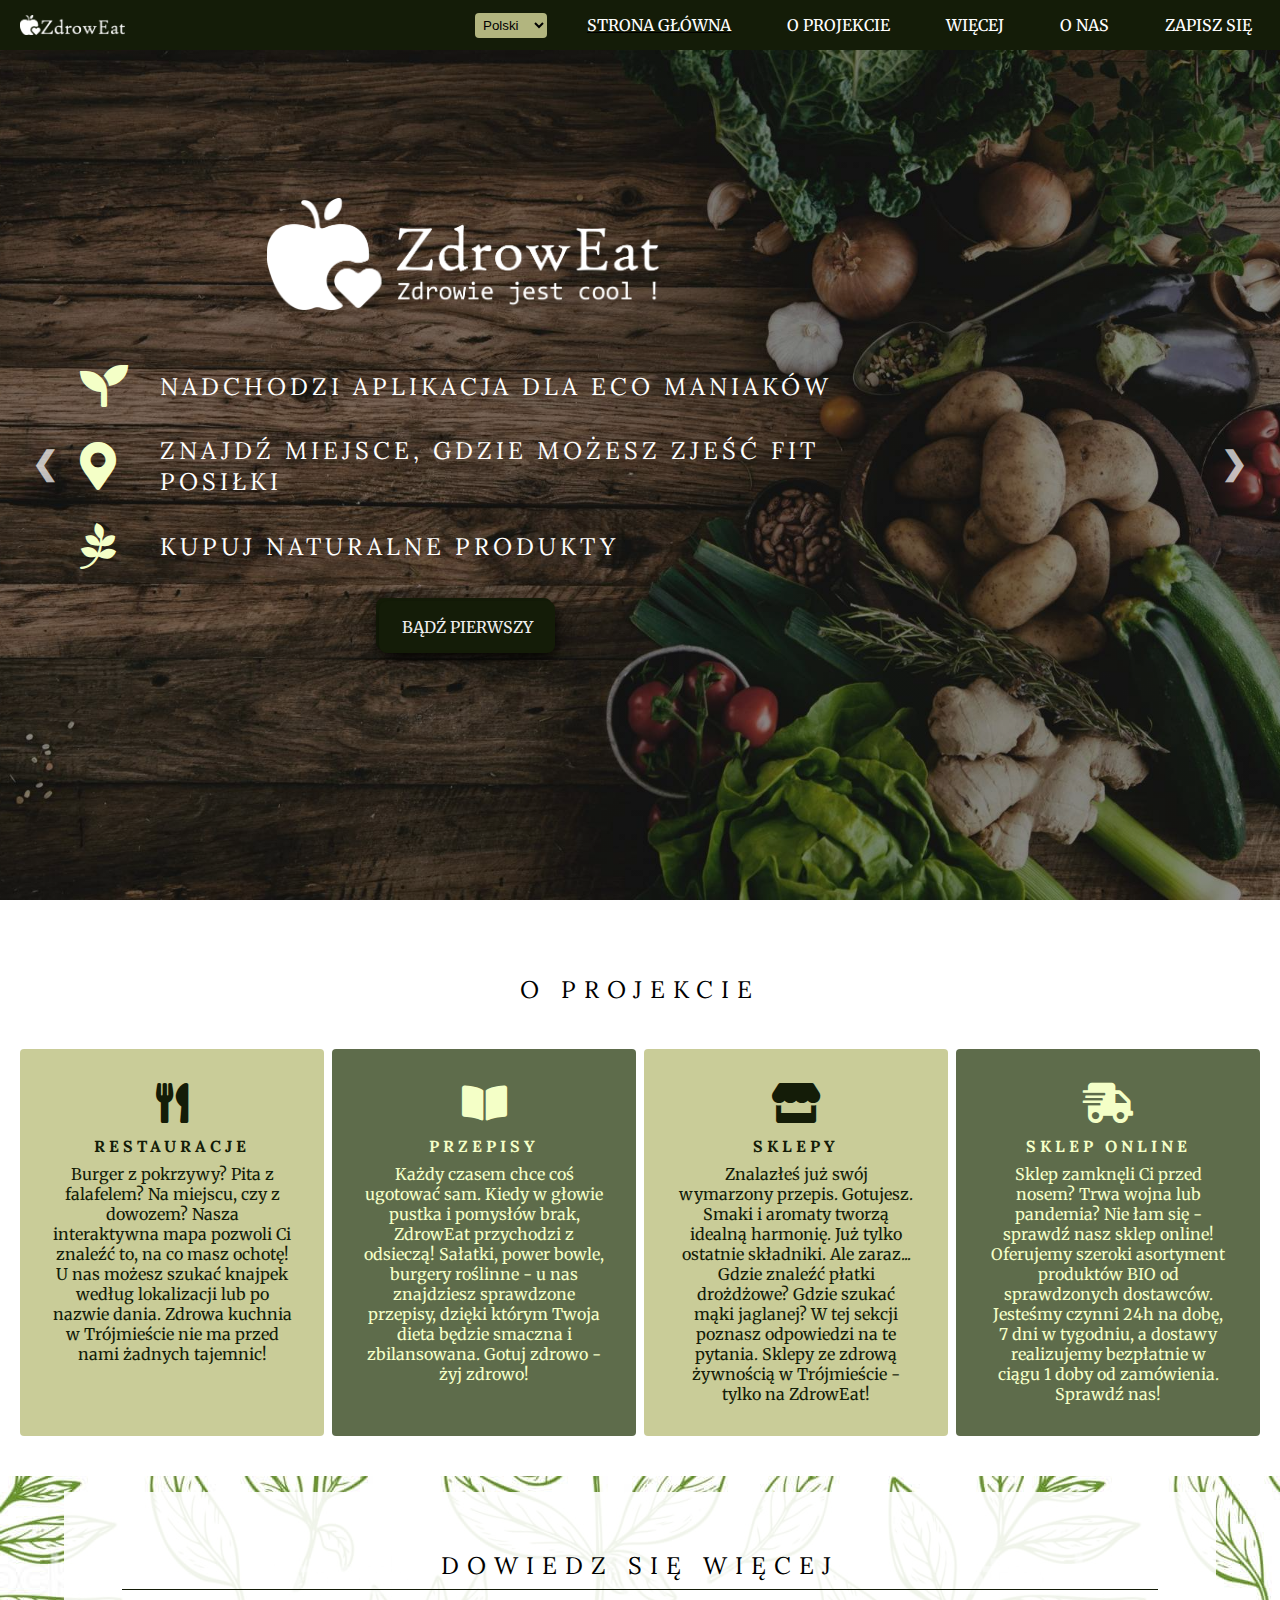
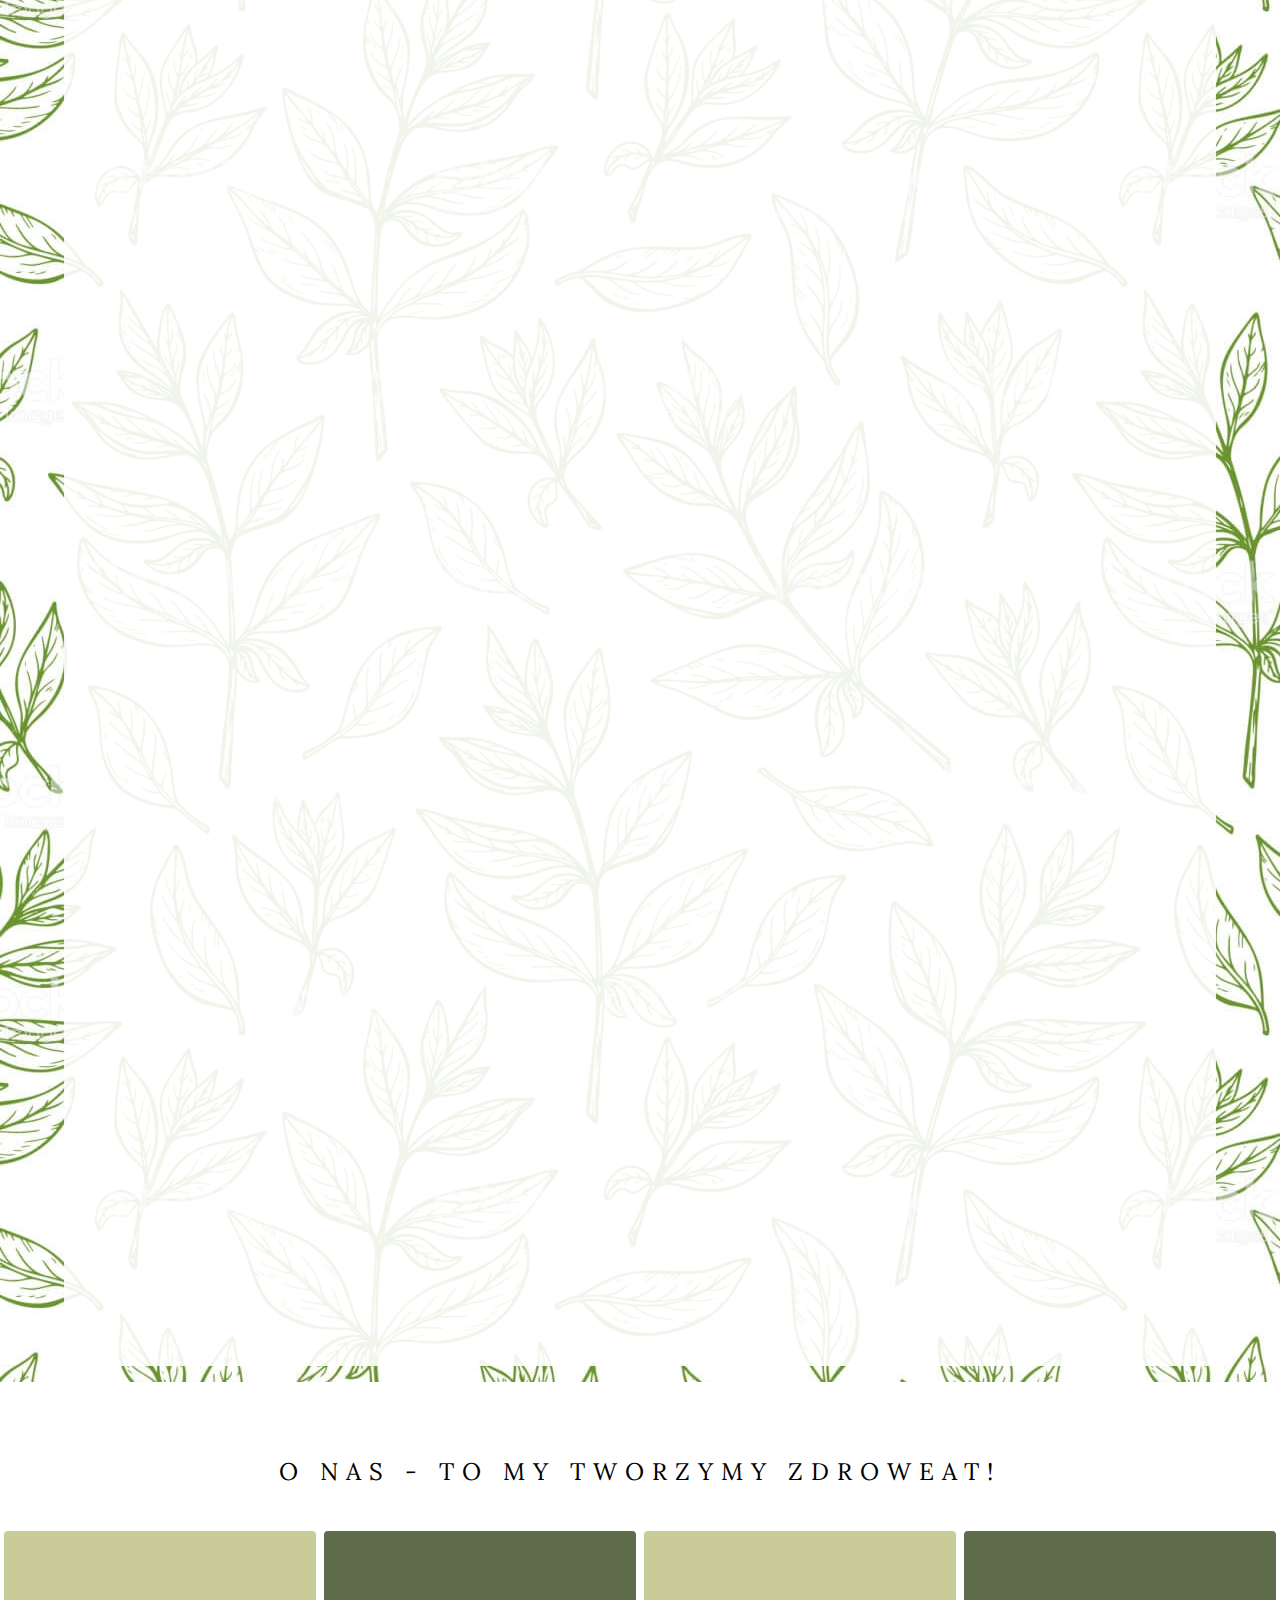
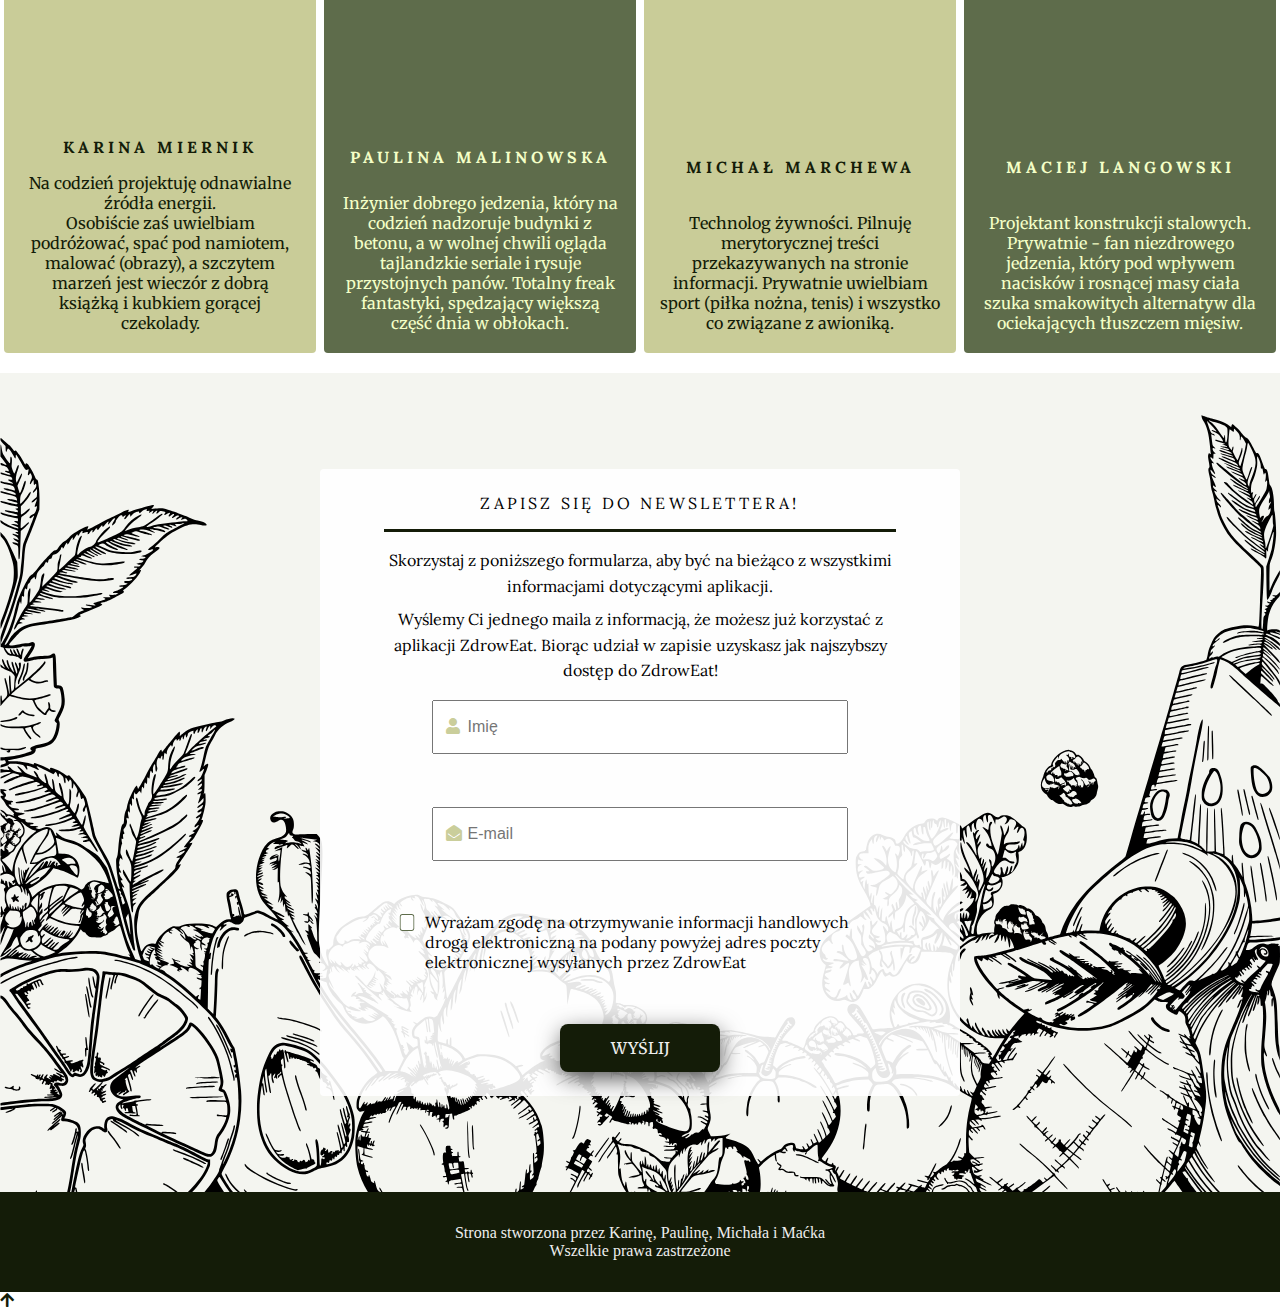
<file: index.html>
<!DOCTYPE html>
<html lang="pl">

<head>
  <meta charset="UTF-8" />
  <meta name="viewport" content="width=device-width, initial-scale=1.0" />
  <meta name="description" content="Zdrowie jest cool. Z nami zjesz smacznie, zdrowo i niestandardowo" />
  <link rel="stylesheet" href="css/main.css" />
  <link rel="stylesheet" href="css/tablet.css" />
  <link rel="stylesheet" href="css/screen.css" />
  <link rel="stylesheet" href="css/variables.css" />
  <link rel="stylesheet" href="fontawesome/css/all.css" />
  <link href="https://fonts.googleapis.com/css?family=Lora&display=swap" rel="stylesheet" />
  <link href="https://fonts.googleapis.com/css?family=Merriweather&display=swap" rel="stylesheet" />
  <link href="https://unpkg.com/aos@2.3.1/dist/aos.css" rel="stylesheet" />
  <script src="https://unpkg.com/aos@2.3.1/dist/aos.js"></script>
  <title>Zdroweat</title>
</head>

<body>
  <nav class="menu">
    <input class="menu__btn" type="checkbox" id="menu__btn" />
    <div class="menu__wrap">
      <div>
        <label class="menu__icon" for="menu__btn">
          <span class="nav__icon"></span>
        </label>
      </div>
      <div class="menu__image ">
        <a href="#start"><img class="menu--hidden" src="Identyfikacja/logo_menu.png" alt="logo zdrowEat" class=""></a>
      </div>
    </div>
    <ul class="menu__list">
      <select class="menu__select" id="mbPOCControlsLangDrop"></select>

      <li class="menu__item menu--home">
        <a href="#start" class="link" data-mlr-text>STRONA GŁÓWNA</a>
      </li>
      <li class="menu__item menu--about">
        <a href="#info" class="link" data-mlr-text>O PROJEKCIE</a>
      </li>
      <li class="menu__item menu--more">
        <a href="#more" class="link" data-mlr-text>WIĘCEJ</a>
      </li>
      <li class="menu__item menu--us">
        <a href="#about" class="link" data-mlr-text>O NAS</a>
      </li>
      <li class="menu__item menu--sign-in">
        <a href="#news" class="link" data-mlr-text>ZAPISZ SIĘ</a>
      </li>
    </ul>
  </nav>

  <!------------------ HERO -------------------------->
  <div class="hero__wrapper" id="start">
    <div class="hero__background slide"></div>
    <div class="hero__background slide--1 slide none"></div>
    <div class="hero__background slide--2 slide none"></div>


    <header class="hero">
      <article class="hero__content">
        <div class="hero__logo">
          <img class="logo" src="./Identyfikacja/logo_1.png" alt="" />
        </div>
        <!-- --HASLA-- -->
        <div class="hero__intro">
          <div class="hero__prompt">
            <div class="hero__icon">
              <i class="h--icon fas fa-seedling"></i>
            </div>
            <h1 data-mlr-text>Nadchodzi aplikacja dla Eco Maniaków</h1>
          </div>
          <div class="hero__prompt">
            <div class="hero__icon">
              <i class="h--icon fas fa-map-marker-alt"></i>
            </div>
            <h1 data-mlr-text>Znajdź miejsce, gdzie możesz zjeść fit posiłki</h1>
          </div>
          <div class="hero__prompt">
            <div class="hero__icon">
              <i class="h--icon fab fa-pagelines"></i>
            </div>
            <h1 data-mlr-text>Kupuj naturalne produkty</h1>
          </div>
        </div>

        <!------ Zapis na premiere ---------------------->
        <div class="hero__button section">
          <button type="button" class="hero__button">
            <a href="#news" class="link__button" data-mlr-text>Bądź pierwszy</a>
          </button>
        </div>
      </article>

      <!-- Next and previous buttons -->
      <a class="arrow prev">&#10094;</a>
      <a class="arrow next">&#10095;</a>
    </header>
  </div>


  <!------------------ INFO -------------------------->
  <div class="container" id="container">
    <section class="info" id="info">
      <div class="info__title">
        <header class="title" data-mlr-text>O PROJEKCIE</header>
      </div>
      <div class="info__item info--1">
        <div class="info__icon icon--1">
          <i class="fas fa-utensils"></i>
        </div>
        <div class="info__header" data-mlr-text>
          RESTAURACJE
        </div>
        <p data-mlr-text>
          Burger z pokrzywy? Pita z falafelem? Na miejscu, czy z dowozem?
          Nasza interaktywna mapa pozwoli Ci znaleźć to, na co masz ochotę! U
          nas możesz szukać knajpek według lokalizacji lub po nazwie dania.
          Zdrowa kuchnia w Trójmieście nie ma przed nami żadnych
          tajemnic!
        </p>
      </div>
      <div class="info__item info--2">
        <div class="info__icon icon--2">
          <i class="fas fa-book-open"></i>
        </div>
        <div class="info__header" data-mlr-text>
          PRZEPISY
        </div>
        <p data-mlr-text>
          Każdy czasem chce coś ugotować sam. Kiedy w głowie pustka i pomysłów
          brak, ZdrowEat przychodzi z odsieczą! Sałatki, power bowle, burgery
          roślinne - u nas znajdziesz sprawdzone przepisy, dzięki którym Twoja
          dieta będzie smaczna i zbilansowana.
          Gotuj zdrowo - żyj zdrowo!
        </p>
      </div>
      <div class="info__item info--3">
        <div class="info__icon icon--3">
          <i class="fas fa-store"></i>
        </div>
        <div class="info__header" data-mlr-text>
          SKLEPY
        </div>
        <p data-mlr-text>
          Znalazłeś już swój wymarzony przepis. Gotujesz. Smaki i aromaty
          tworzą idealną harmonię. Już tylko ostatnie składniki. Ale zaraz...
          Gdzie znaleźć płatki drożdżowe? Gdzie szukać mąki jaglanej?
          W tej sekcji poznasz odpowiedzi na te pytania.
          Sklepy ze zdrową żywnością w Trójmieście - tylko na ZdrowEat!
        </p>
      </div>
      <div class="info__item info--4">
        <div class="info__icon icon--4">
          <i class="fas fa-shipping-fast"></i>
        </div>
        <div class="info__header header--4" data-mlr-text>
          SKLEP ONLINE
        </div>
        <p data-mlr-text>
          Sklep zamknęli Ci przed nosem? Trwa wojna lub pandemia? Nie łam się
          - sprawdź nasz sklep online! Oferujemy szeroki asortyment produktów
          BIO od sprawdzonych dostawców. Jesteśmy czynni 24h na dobę, 7 dni w
          tygodniu, a dostawy realizujemy bezpłatnie w ciągu 1 doby od
          zamówienia.
          Sprawdź nas!
        </p>
      </div>
    </section>

    <!--------------------MORE INFO -------------------------->
    <section class="moreInfo" id="more">
      <div class="moreInfo__wrapper">
        <div class="moreInfo__title" data-mlr-text>Dowiedz się więcej</div>
        <div class="moreInfoBox">
          <div data-aos="fade-right">
            <div class="moreInfo__icon moreIcon--1">
              <i class="fas fa-piggy-bank"></i>
            </div>
            <div class="moreInfo__header" data-mlr-text>
              Promocje
            </div>
            <p data-mlr-text>
              Koniec z wymówkami, że jak zdrowo to zaraz drogo! Tylko u nas
              możesz zdobyć atrakcyjne kody rabatowe do restauracji jak
              również do sklepów ze zdrową żywnością.
            </p>
            <p data-mlr-text>
              Mało tego - jeśli zapiszesz się na nasz Newsletter otrzymasz na
              start 10% rabatu na nasz asortyment!
            </p>
            <p data-mlr-text>Nie przegap takiej okazji!</p>
          </div>
        </div>
        <div class="moreInfoBox">
          <div data-aos="fade-left">
            <div class="moreInfo__icon moreIcon--2">
              <i class="fas fa-shopping-bag"></i>
            </div>
            <div class="moreInfo__header" data-mlr-text>
              Kupuj lokalnie
            </div>
            <p data-mlr-text>
              Masz dosyć przetworzonej żywności? Po powrocie ze sklepu nie
              dają Ci spokoju myśli czy jajka były z chowu klatkowego, a chleb
              nie spędził w zamrażarce pół roku?
            </p>
            <p data-mlr-text>
              Razem z nami wspieraj lokalnych producentów. Kupując u nas
              wspierasz nie tylko lokalny biznes i ochronę środowiska, ale
              przede wszystkim swoje zdrowie.
            </p>
          </div>
        </div>
        <div class="moreInfoBox">
          <div data-aos="fade-right">
            <div class="moreInfo__icon moreIcon--3">
              <i class="fas fa-leaf"></i>
            </div>
            <div class="moreInfo__header" data-mlr-text>
              Ekologia
            </div>
            <p data-mlr-text>
              Na zdrowej żywności nie poprzestajemy. Stosujemy wysokiej
              jakości jednorazowe, ekologiczne opakowania do przewozu
              zamówień. Są to przyjazne dla środowiska, w pełni
              biodegradowalne produkty.
            </p>
          </div>
        </div>
        <div class="moreInfoBox">
          <div data-aos="fade-left">
            <div class="moreInfo__icon moreIcon--4">
              <i class="fas fa-users"></i>
            </div>
            <div class="moreInfo__header" data-mlr-text>
              Nasi eksperci
            </div>
            <p data-mlr-text>
              Masz wątpliwości, który produkt spełni najlepiej Twoje
              oczekiwania? Którą restaurację wybrać albo które mleko roślinne
              jest odpowiednie dla Twojej diety? Napisz do naszych Ekspertów!
              Nasz Zespół Ci doradzi, najlepiej jak potrafi.
            </p>
          </div>
        </div>
        <div class="moreInfoBox">
          <div data-aos="fade-right">
            <div class="moreInfo__icon moreIcon--5">
              <i class="fas fa-envelope"></i>
            </div>
            <div class="moreInfo__header" data-mlr-text>
              Bądź na bieżąco!
            </div>
            <p data-mlr-text>
              Zapisując się na Newsletter masz pewność, że na bieżąco będziemy
              Cię informować o wszystkich nowinkach żywieniowych, wydarzeniach
              kulinarnych w Trójmieście oraz o promocjach.
            </p>
          </div>
        </div>
        <div class="moreInfoBox">
          <div data-aos="fade-left">
            <div class="moreInfo__icon moreIcon--6">
              <i class="fas fa-mobile-alt"></i>
            </div>
            <div class="moreInfo__header" data-mlr-text>
              Aplikacja ZdrowEat
            </div>
            <p data-mlr-text>
              Nasza aplikacja jest prosta w obsłudze, a co najważniejsze -
              zupełnie darmowa! Czekaj na powiadomienie na maila. Damy Ci znać
              zaraz po jej premierze.
            </p>
          </div>
        </div>
        <div class="moreInfoBox">
          <div data-aos="fade-right">
            <div class="moreInfo__icon moreIcon--7">
              <i class="fas fa-handshake"></i>
            </div>
            <div class="moreInfo__header" data-mlr-text>
              Poznajmy się
            </div>
            <p data-mlr-text>
              Organizujemy warsztaty i spotkania kulinarne! Jeśli jesteś
              ZdrowoManiakiem polub nas na facebooku, śledź Newsletter i
              koniecznie przyjdź na jedno ze spotkań!
            </p>
          </div>
        </div>
        <div class="moreInfoBox">
          <div data-aos="fade-left">
            <div class="moreInfo__icon moreIcon--8">
              <i class="fas fa-shield-alt"></i>
            </div>
            <div class="moreInfo__header" data-mlr-text>
              Bezpieczeństwo
            </div>
            <p data-mlr-text>
              W tym trudnym czasie związanym z epidemią, staramy się Wam wyjśc
              na przeciw. Nie rezygnując ze zdrowych przyzwyczajeń, nadal
              możesz zamawiać produkty w naszym sklepie i jedzenie na wynos -
              zapewniamy zachowanie wszelkich zaleceń sanitarnych
            </p>
          </div>
        </div>
      </div>
    </section>
    <!-------------------- ABOUT US -------------------------->
    <section class="aboutUs" id="about">
      <div class="aboutUs__title">
        <header class="aU__title" data-mlr-text>O NAS - TO MY TWORZYMY ZDROWEAT!</header>
      </div>
      <div class="aboutUs__content content--1">
        <div data-aos="flip-left" class="photo__wrapper">
          <div class="photo photo--1"></div>
          <div class="aboutUs__social hidden__aboutUs">
            <a href="https://www.facebook.com/" class="social--1">
              <i class="fab fa-facebook"></i>
            </a>
            <a href="https://github.com/infoshareacademy/jfdz14-zdroweat" class="social--1">
              <i class="fas fa-home"></i>
            </a>
            <a href="https://www.linkedin.com/" class="social--1">
              <i class="fab fa-linkedin"></i>
            </a>
            <a href="https://github.com/infoshareacademy/jfdz14-zdroweat" class="social--1">
              <i class="fab fa-github"></i>
            </a>
          </div>
        </div>

        <div class="aboutUs__name">
          KARINA MIERNIK
        </div>
        <p data-mlr-text>
          Na codzień projektuję odnawialne źródła energii.
        </p>
        <p data-mlr-text>
          Osobiście zaś uwielbiam podróżować, spać pod namiotem, malować
          (obrazy), a szczytem marzeń jest wieczór z dobrą książką i kubkiem
          gorącej czekolady.
        </p>
        <div class="aboutUs__social2">
          <a href="https://www.facebook.com/" class="social--1">
            <i class="fab fa-facebook"></i>
          </a>
          <a href="https://github.com/infoshareacademy/jfdz14-zdroweat" class="social--1">
            <i class="fas fa-home"></i>
          </a>
          <a href="https://www.linkedin.com/" class="social--1">
            <i class="fab fa-linkedin"></i>
          </a>
          <a href="https://github.com/infoshareacademy/jfdz14-zdroweat" class="social--1">
            <i class="fab fa-github"></i>
          </a>
        </div>
      </div>
      <div class="aboutUs__content content--2">
        <div data-aos="flip-left" class="photo__wrapper">
          <div class="photo photo--2"></div>
          <div class="aboutUs__social hidden__aboutUs">
            <a href="https://www.facebook.com/" class="social--2">
              <i class="fab fa-facebook"></i>
            </a>
            <a href="https://github.com/infoshareacademy/jfdz14-zdroweat" class="social--2">
              <i class="fas fa-home"></i>
            </a>
            <a href="https://www.linkedin.com/" class="social--2">
              <i class="fab fa-linkedin"></i>
            </a>
            <a href="https://github.com/infoshareacademy/jfdz14-zdroweat" class="social--2">
              <i class="fab fa-github"></i>
            </a>
          </div>
        </div>
        <div class="aboutUs__name">
          PAULINA MALINOWSKA
        </div>
        <p data-mlr-text>
          Inżynier dobrego jedzenia, który na codzień nadzoruje budynki z
          betonu, a w wolnej chwili ogląda tajlandzkie seriale i rysuje
          przystojnych panów. Totalny freak fantastyki, spędzający większą
          część dnia w obłokach.
        </p>
        <div class="aboutUs__social2">
          <a href="https://www.facebook.com/" class="social--2">
            <i class="fab fa-facebook"></i>
          </a>
          <a href="https://github.com/infoshareacademy/jfdz14-zdroweat" class="social--2">
            <i class="fas fa-home"></i>
          </a>
          <a href="https://www.linkedin.com/" class="social--2">
            <i class="fab fa-linkedin"></i>
          </a>
          <a href="https://github.com/infoshareacademy/jfdz14-zdroweat" class="social--2">
            <i class="fab fa-github"></i>
          </a>
        </div>
      </div>
      <div class="aboutUs__content content--3">
        <div data-aos="flip-left" class="photo__wrapper">
          <div class="photo photo--3"></div>
          <div class="aboutUs__social hidden__aboutUs">
            <a href="https://www.facebook.com/" class="social--3">
              <i class="fab fa-facebook"></i>
            </a>
            <a href="https://github.com/infoshareacademy/jfdz14-zdroweat" class="social--3">
              <i class="fas fa-home"></i>
            </a>
            <a href="https://www.linkedin.com/" class="social--3">
              <i class="fab fa-linkedin"></i>
            </a>
            <a href="https://github.com/infoshareacademy/jfdz14-zdroweat" class="social--3">
              <i class="fab fa-github"></i>
            </a>
          </div>
        </div>
        <div class="aboutUs__name">
          MICHAŁ MARCHEWA
        </div>
        <p data-mlr-text>
          Technolog żywności.
          Pilnuję merytorycznej treści przekazywanych na stronie informacji.
          Prywatnie uwielbiam sport (piłka nożna, tenis) i wszystko co
          związane z awioniką.
        </p>
        <div class="aboutUs__social2">
          <a href="https://www.facebook.com/" class="social--3">
            <i class="fab fa-facebook"></i>
          </a>
          <a href="https://github.com/infoshareacademy/jfdz14-zdroweat" class="social--3">
            <i class="fas fa-home"></i>
          </a>
          <a href="https://www.linkedin.com/" class="social--3">
            <i class="fab fa-linkedin"></i>
          </a>
          <a href="https://github.com/infoshareacademy/jfdz14-zdroweat" class="social--3">
            <i class="fab fa-github"></i>
          </a>
        </div>
      </div>
      <div class="aboutUs__content content--4">
        <div data-aos="flip-left" class="photo__wrapper">
          <div class="photo photo--4"></div>
          <div class="aboutUs__social hidden__aboutUs">
            <a href="https://www.facebook.com/" class="social--4">
              <i class="fab fa-facebook"></i>
            </a>
            <a href="https://github.com/infoshareacademy/jfdz14-zdroweat" class="social--4">
              <i class="fas fa-home"></i>
            </a>
            <a href="https://www.linkedin.com/" class="social--4">
              <i class="fab fa-linkedin"></i>
            </a>
            <a href="https://github.com/infoshareacademy/jfdz14-zdroweat" class="social--4">
              <i class="fab fa-github"></i>
            </a>
          </div>
        </div>
        <div class="aboutUs__name">
          MACIEJ LANGOWSKI
        </div>
        <p data-mlr-text>
          Projektant konstrukcji stalowych. Prywatnie - fan niezdrowego
          jedzenia, który pod wpływem nacisków i rosnącej masy ciała szuka
          smakowitych alternatyw dla ociekających tłuszczem mięsiw.
        </p>
        <div class="aboutUs__social2">
          <a href="https://www.facebook.com/" class="social--4">
            <i class="fab fa-facebook"></i>
          </a>
          <a href="https://github.com/infoshareacademy/jfdz14-zdroweat" class="social--4">
            <i class="fas fa-home"></i>
          </a>
          <a href="https://www.linkedin.com/" class="social--4">
            <i class="fab fa-linkedin"></i>
          </a>
          <a href="https://github.com/infoshareacademy/jfdz14-zdroweat" class="social--4">
            <i class="fab fa-github"></i>
          </a>
        </div>
      </div>
    </section>
    <!--------------------- FORMULARZ -------------------------->
    <footer class="newsletter" id="news">
      <div class="newsletter__wrapper">
        <div class="newsletter__title">
          <p data-mlr-text>Zapisz się do Newslettera!</p>
        </div>
        <p data-mlr-text>
          Skorzystaj z poniższego formularza, aby być na bieżąco z wszystkimi
          informacjami dotyczącymi aplikacji.
        </p>
        <p data-mlr-text>
          Wyślemy Ci jednego maila z informacją, że możesz już korzystać z
          aplikacji ZdrowEat. Biorąc udział w zapisie uzyskasz jak najszybszy
          dostęp do ZdrowEat!
        </p>
        <form id="form">
          <section class="newsletter__input">
            <div class="newsletter__icon"><i class="fa fa-user"></i></div>
            <label class="sr-only" for="name"></label>
            <input type="text" class="input" name="name" id="name" placeholder="Imię" data-mlr-text />
            <small>Error</small>
          </section>

          <section class="newsletter__input">
            <div class="newsletter__icon">
              <i class="fa fa-envelope-open"></i>
            </div>
            <label class="sr-only" for="mail"></label>
            <input type="text" class="input" name="mail" id="mail" placeholder="E-mail" />
            <small>Error</small>
          </section>

          <div class="newsletter__input box">
            <input type="checkbox" class="input" id="opt-in" />
            <label for="opt-in" data-mlr-text>Wyrażam zgodę na otrzymywanie informacji handlowych drogą
              elektroniczną na podany powyżej adres poczty elektronicznej
              wysyłanych przez ZdrowEat</label>
            <small>Error</small>
          </div>

          <section class="newsletter__input submission">
            <button class="newsletter__button" data-mlr-text>Wyślij</button>
          </section>
        </form>
      </div>
    </footer>
    <div class="copyright">
      <p data-mlr-text> Strona stworzona przez Karinę, Paulinę, Michała i Maćka</p>
      <p data-mlr-text>Wszelkie prawa zastrzeżone</p>
    </div>

    <div class="cookie hidden">
      <div class="cookie__text">
        <p data-mlr-text>
          ZdrowEat wykorzystuje pliki cookie zgodnie z ustawieniami Twojej
          przeglądarki. Korzystając z naszych usług, akceptujesz używanie
          takich plików. Więcej na ten temat możesz przeczytać w
          <a href="#" class="cookie__policy">Polityce prywatności.</a>
        </p>
      </div>
      <div class="cookie__button">
        <button class="cookie__close">Akceptuję</button>
      </div>
    </div>
  </div>
  <div class="scroll__up"> <a href="#start"><i class="fas fa-arrow-up"></a></i></div>

  <script src="/script.js"></script>
  <script src="/lang.js"></script>

</body>

</html>
</file>
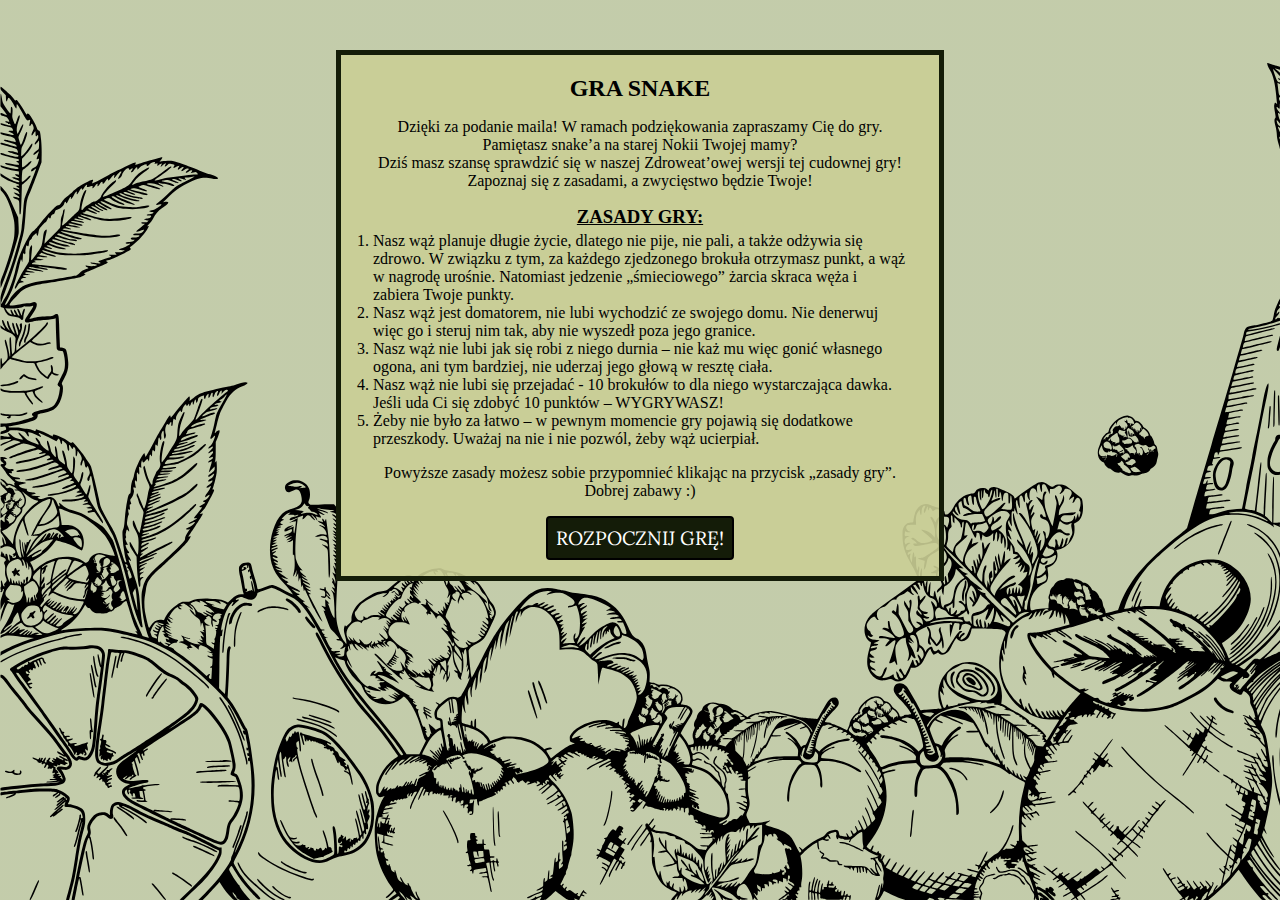
<file: game/index.html>
<!DOCTYPE html>
<html lang="en">
<head>
    <meta charset="UTF-8">
    <meta name="viewport" content="width=device-width, initial-scale=1.0">
    <link rel="stylesheet" href="./main.css">
    <link rel="stylesheet" href="../fontawesome/css/all.css" />
    <link href="https://fonts.googleapis.com/css?family=Lora&display=swap" rel="stylesheet" />
  <link href="https://fonts.googleapis.com/css?family=Merriweather&display=swap" rel="stylesheet" />
    <title>Snake Game</title>

</head>
<body>
    <div class="container">
        <div class="rules">
            <h2>GRA SNAKE</h2>
            <p>
                Dzięki za podanie maila! W ramach podziękowania zapraszamy Cię do gry. <br>
                Pamiętasz snake’a na starej Nokii Twojej mamy? <br>
                Dziś masz szansę sprawdzić się w naszej Zdroweat’owej wersji tej cudownej gry! <br>
                Zapoznaj się z zasadami, a zwycięstwo będzie Twoje!
            </p>
            <h3>ZASADY GRY:</h3>
            <ol>
                <li> Nasz wąż planuje długie życie, dlatego nie pije, nie pali, a także odżywia się zdrowo. W związku z tym, za każdego zjedzonego brokuła otrzymasz punkt, a wąż w nagrodę urośnie. Natomiast jedzenie „śmieciowego” żarcia skraca węża i zabiera Twoje punkty.</li>
                <li> Nasz wąż jest domatorem, nie lubi wychodzić ze swojego domu. Nie denerwuj więc go i steruj nim tak, aby nie wyszedł poza jego granice. </li>
                <li> Nasz wąż nie lubi jak się robi z niego durnia – nie każ mu więc gonić własnego ogona, ani tym bardziej, nie uderzaj jego głową w resztę ciała. </li>
                <li> Nasz wąż nie lubi się przejadać - 10 brokułów to dla niego wystarczająca dawka. Jeśli uda Ci się zdobyć 10 punktów  – WYGRYWASZ! </li>
                <li> Żeby nie było za łatwo – w pewnym momencie gry pojawią się dodatkowe przeszkody. Uważaj na nie i nie pozwól, żeby wąż ucierpiał. </li>
            </ol>
            <p>
                Powyższe zasady możesz sobie przypomnieć klikając na przycisk „zasady gry”.
                <br>Dobrej zabawy :)
            </p>
            <button class='gameStartButton'>ROZPOCZNIJ GRĘ!</button>
        </div>
        
        <div class="gameWindow hiddenOnStart">
            <div class="gameNav">
                <button class="gamePlay">ZASADY GRY</button>
                <h2 class="score"></h2>
            </div>
            <canvas class="canvas" height="608" width="608"></canvas>
            <div class="arrow__container">
                <i class="fas fa-caret-square-up arrowUp arrow"></i>
                <i class="fas fa-caret-square-left arrowLeft arrow"></i>
                <i class="fas fa-caret-square-right arrowRight arrow"></i>
                <i class="fas fa-caret-square-down arrowDown arrow"></i>
            </div>
        </div>
    </div>
</body>
<script src="./snake.js"></script>
<script src="./draw.js"></script>
</html>
</file>
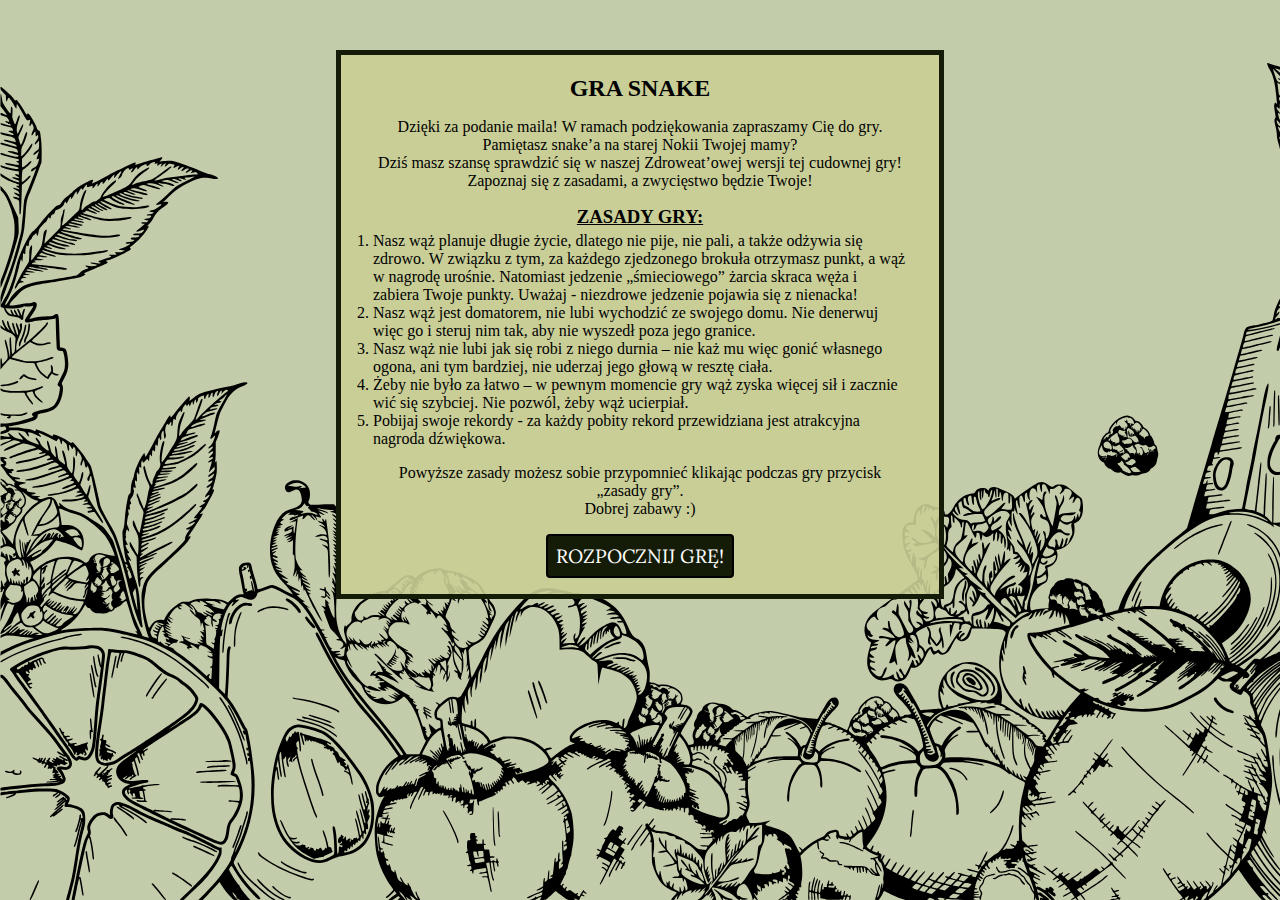
<file: game/game.html>
<!DOCTYPE html>
<html lang="en">

<head>
    <meta charset="UTF-8">
    <meta name="viewport" content="width=device-width, initial-scale=1.0">
    <link rel="stylesheet" href="./game-style.css">
    <link rel="stylesheet" href="../fontawesome/css/all.css" />
    <link href="https://fonts.googleapis.com/css?family=Lora&display=swap" rel="stylesheet" />
    <link href="https://fonts.googleapis.com/css?family=Merriweather&display=swap" rel="stylesheet" />
    <title>Snake Game</title>

</head>

<body>
    <div class="container">
        <div class="rules">
            <h2>GRA SNAKE</h2>
            <p>
                Dzięki za podanie maila! W ramach podziękowania zapraszamy Cię do gry. <br>
                Pamiętasz snake’a na starej Nokii Twojej mamy? <br>
                Dziś masz szansę sprawdzić się w naszej Zdroweat’owej wersji tej cudownej gry! <br>
                Zapoznaj się z zasadami, a zwycięstwo będzie Twoje!
            </p>
            <h3>ZASADY GRY: </h3>
            <ol>
                <li> Nasz wąż planuje długie życie, dlatego nie pije, nie pali, a także odżywia się zdrowo. W związku z
                    tym, za każdego zjedzonego brokuła otrzymasz punkt, a wąż w nagrodę urośnie. Natomiast jedzenie
                    „śmieciowego” żarcia skraca węża i zabiera Twoje punkty. Uważaj - niezdrowe jedzenie pojawia się z nienacka!</li>
                <li> Nasz wąż jest domatorem, nie lubi wychodzić ze swojego domu. Nie denerwuj więc go i steruj nim tak,
                    aby nie wyszedł poza jego granice. </li>
                <li> Nasz wąż nie lubi jak się robi z niego durnia – nie każ mu więc gonić własnego ogona, ani tym
                    bardziej, nie uderzaj jego głową w resztę ciała. </li>
                <li> Żeby nie było za łatwo – w pewnym momencie gry wąż zyska więcej sił i zacznie wić się szybciej.
                        Nie pozwól, żeby wąż ucierpiał. </li>
                <li> Pobijaj swoje rekordy - za każdy pobity rekord przewidziana jest atrakcyjna nagroda dźwiękowa. </li>
            </ol>
            <p>
                Powyższe zasady możesz sobie przypomnieć klikając podczas gry przycisk „zasady gry”.
                <br>Dobrej zabawy :)
            </p>
            <button class='gameStartButton'>ROZPOCZNIJ GRĘ!</button>
        </div>

        <div class="gameWindow hiddenOnStart">
            <div class="gameNav">
                <button class="gamePlay">ZASADY GRY</button>
                <h2 class="high-score"></h2>
                <h2 class="score"></h2>
            </div>
            <canvas class="canvas" height="608" width="608"></canvas>
            <div class="arrow__container">
                <i class="fas fa-caret-square-up arrowUp arrow"></i>
                <i class="fas fa-caret-square-left arrowLeft arrow"></i>
                <i class="fas fa-caret-square-right arrowRight arrow"></i>
                <i class="fas fa-caret-square-down arrowDown arrow"></i>
            </div>
        </div>
    </div>
</body>
<script src="./snake.js"></script>
<script src="./draw.js"></script>

</html>
</file>
<file: css/main.css>
* {
  box-sizing: border-box;
  margin: 0;
  padding: 0;
}

html {
  scroll-behavior: smooth;
}

body {
  width: 100%;
  height: 100%;
  min-width: 200px;
}

/*Stylowanie nawigacji*/

.menu {
  background-color: var(--primary-color);
  position: fixed;
  width: 100%;
  z-index: 10;
  font-family: var(--secondary-font);
}
.menu__wrap {
  display: flex;
  justify-content: space-between;
}

/* .menu--hidden{
  display: none;
  } */
/*  */
.menu__list {
  list-style: none;
  overflow: hidden;
  max-height: 0;
  transition: max-height 0.2s ease-out;
  display: block;
  background-color: var(--primary-color);
}
.menu__select {
  background-color: rgba(195, 199, 141, 0.9);
  border: none;
  border-radius: 0.25rem;
  padding: 0.25rem;
  margin: 0 0.75rem;
  cursor: pointer;
}
.menu__select:hover {
  background-color: #f4ffc7;
}
.menu__image {
  height: 20px;
  margin: auto 15px auto 0;
}

.menu__image img {
  height: 100%;
}

.link {
  display: block;
  border-bottom: solid 1px var(--fourth-color);
  padding: 12px;
  text-decoration: none;
  color: white;
}

.menu__item:hover {
  color: #ccc;

  background-color: var(--fifth-color);
}

.menu__icon {
  height: 100%;
  padding: 4px 48px;
  position: relative;
  cursor: pointer;
  margin: auto 0 auto 0;
}

.nav__icon {
  background: var(--third-color);
  display: block;
  height: 2px;
  width: 23px;
  position: relative;
  transition: background 0.2s ease-out;
  margin-left: 15px;
}

.nav__icon:before {
  background: var(--third-color);
  content: '';
  display: block;
  height: 100%;
  width: 100%;
  position: absolute;
  top: 5px;

  transition: all 0.2s ease-out;
}

.nav__icon:after {
  background: var(--third-color);
  content: '';
  display: block;
  height: 100%;
  width: 100%;
  position: absolute;
  top: -5px;
  transition: all 0.2s ease-out;
}

.menu__btn {
  display: none;
}

.menu__btn:checked ~ .menu__list {
  max-height: 300px;
}



/* changing menu sign into closing one*/
.menu__btn:checked ~ .menu__wrap .menu__icon .nav__icon {
  background-color: transparent;
}

.menu__btn:checked ~ .menu__wrap .menu__icon .nav__icon:before {
  transform: rotate(-45deg);
  top: 0;
}

.menu__btn:checked ~ .menu__wrap .menu__icon .nav__icon:after {
  transform: rotate(45deg);
  top: 0;
}

/*Ostylowanie tla sekcji hero*/

.hero__wrapper {
  position: relative;
  width: 100%;
  min-height: 100vh;
  display: flex;
  overflow: hidden;
}

.hero__background {
  min-height: 100%;
  width: 100%;
  position: absolute;
  background-image: linear-gradient(rgba(10, 10, 0, 0.4), rgba(0, 0, 0, 0.4)),
    url(../Identyfikacja/mobilne_tlo.jpg);
  background-size: cover;
  background-position: center;
  z-index: -1;
}

.hero {
  width: 100vw;
  margin-top: 5rem;
  margin-bottom: 3rem;
  display: flex;
  flex-direction: column;
  justify-content: start;
  align-items: center;
}

.hero__content {
  display: flex;
  flex-direction: column;
  align-items: center;
}

.hero__intro {
  margin: 0 2rem;
}

.hero__prompt {
  height: 3.5rem;
  display: flex;
  align-items: center;
}

.hero__prompt h1 {
  font-size: 1rem;
  font-weight: normal;
  font-family: var(--primary-font);
  text-transform: uppercase;
  color: white;
}

.h--icon {
  width: 40px;
  font-size: 2rem;
  color: var(--sixth-color);
  margin-right: 0.5rem;
}

.hero__logo {
  height: 4rem;
  margin-bottom: 1.5rem;
}

.logo {
  width: auto;
  height: 100%;
}

.prev,
.next {
  font-size: 0;
}

/*przycisk Zapisu na premiere*/

.hero__button {
  text-align: center;
  align-self: center;
  border-radius: 0.5rem;
  height: 2.5rem;
  width: 10rem;
  border: solid transparent;
  box-shadow: 1px 7px 15px -2px rgba(0, 0, 0, 0.75);
  font-family: var(--secondary-font);
  font-size: 1rem;
  font-weight: normal;
  background-color: var(--primary-color);
  text-transform: uppercase;
  cursor: pointer;
  touch-action: manipulation;
  color: var(--third-color);
}

.hero__button:hover {
  background-color: var(--fifth-color);
  opacity: 0.9;
  transition: 0.2s;
}

.link__button {
  text-decoration: none;
  color: var(--third-color);
}

/****SEKCJA INFO ***/

/* .container {
   background-image: url(../Identyfikacja/plant_pattern.jpg); 
} */

.info {
  display: flex;
  flex-direction: column;

  height: auto;
  margin: 0;
  padding: 1rem 0;
}

.info__title {
  font-size: var(--font-size-3);
  font-family: var(--primary-font);
  padding: 0.5rem 0;
  text-align: center;
  text-transform: uppercase;
  letter-spacing: 0.5rem;
  width: 90%;
  margin: 0 auto;
  margin-bottom: 2rem;
}

.info--1,
.info--3 {
  background-color: var(--fourth-color);
  color: var(--primary-color);
}

.info--2,
.info--4 {
  background-color: var(--fifth-color);
  color: var(--sixth-color);
}

.info__item {
  display: flex;
  flex-direction: column;
  align-items: center;
  height: auto;
  padding: 2rem 2rem;
  margin: 0.25rem 0;
}

.info__item p {
  text-align: center;
  font-family: var(--secondary-font);
}

.info__icon {
  font-size: 2rem;
  text-align: center;
}

.info__header {
  font-size: var(--font-size-2);
  font-family: var(--primary-font);
  padding: 0.5rem 0;
  letter-spacing: 0.25rem;
  font-weight: 900;
}

/* Sekcja dodatkowe informacje */

.moreInfo {
  display: flex;
  flex-direction: column;
  flex-wrap: wrap;
  overflow: hidden;
  width: 100%;
  margin: 0 auto;
  padding: 1rem 0;
  background-image: url(../Identyfikacja/plant_pattern.jpg);
}
.moreInfo__wrapper {
  background-color: rgba(255, 255, 255, 0.9);
}
.moreInfo__title {
  font-size: var(--font-size-3);
  font-family: var(--primary-font);
  padding: 0.5rem;
  margin: 0.25rem auto;
  text-align: center;
  text-transform: uppercase;
  letter-spacing: 0.5rem;
  border-bottom: var(--primary-color) solid 1px;
  width: 90%;
  margin: 0 auto;
  margin-bottom: 2rem;
}

.moreInfoBox {
  display: flex;
  align-items: center;
  font-family: var(--secondary-font);
  padding: 1rem 1rem;
  width: 100%;
  height: auto;
  text-align: center;
  line-height: 2rem;
  /* background-color: rgba(255, 255, 255, 0.8); */
}

.moreInfo__header {
  font-size: var(--font-size-2);
  font-family: var(--primary-font);
  padding: 1.5rem 0;
  text-align: center;
  text-transform: uppercase;
  letter-spacing: 0.25rem;
}

.moreInfo__icon {
  font-size: 3rem;
  text-align: center;
  margin-bottom: 1rem;
}

.moreIcon--2,
.moreIcon--4,
.moreIcon--6,
.moreIcon--8 {
  color: var(--primary-color);
}

.moreIcon--1,
.moreIcon--3,
.moreIcon--5,
.moreIcon--7 {
  color: var(--fourth-color);
}

/* Ostylowanie sekcji aboutUs */
.aboutUs {
  display: flex;
  flex-direction: column;
  height: auto;
  margin: 0;
  padding: 1rem 0;
}

/* Ostylowanie sekcji aboutUs__title */

.aboutUs__title {
  font-size: var(--font-size-3);
  font-family: var(--primary-font);
  padding: 0.5rem 0;
  text-align: center;
  text-transform: uppercase;
  letter-spacing: 0.5rem;
  width: 90%;
  margin: 0 auto;
  margin-bottom: 2rem;
}

/* Ostylowanie sekcji aboutUs__content */

.aboutUs__content {
  display: flex;
  flex-direction: column;
  justify-content: space-between;
  align-items: center;
  height: auto;
  text-align: center;
  padding: 1.25rem 1rem;
  margin: 0.25rem 0;
  border-radius: 4px;
}

.content--1,
.content--3 {
  color: var(--primary-color);
  background-color: var(--fourth-color);
}

.content--2,
.content--4 {
  background-color: var(--fifth-color);
  color: var(--sixth-color);
}

/* Ostylowanie zdjęć */
.photo__wrapper {
  display: flex;
  align-items: center;
  width: 170px;
  height: 170px;
  border-radius: 50%;
}

.photo {
  width: 170px;
  height: 170px;
  border-radius: 50%;
  padding: 1rem 0;
  background-repeat: no-repeat;
}

.photo--1 {
  background: url(../nasze_zdjecia/KarinaMiernik.jpeg);
  background-size: contain;
}

.photo--2 {
  background: url(../nasze_zdjecia/PaulinaMalinowska.jpeg);
  background-size: contain;
}

.photo--3 {
  background: url(../nasze_zdjecia/MichalMarchewa.jpeg);
  background-size: contain;
}

.photo--4 {
  background: url(../nasze_zdjecia/MaciejLangowski.jpeg);
  background-size: contain;
}

/* Stylowanie sekcji name */

.aboutUs__name {
  font-size: var(--font-size-2);
  font-family: var(--primary-font);
  font-weight: 900;
  letter-spacing: 0.25rem;
  padding-top: 1rem;
  padding-bottom: 1rem;
}

/* Stylowanie paragrafu */

.aboutUs p {
  font-size: var(--font-size-2);
  font-family: var(--secondary-font);
}

/* Stylowanie sekcji aboutUs__social */

.aboutUs__social {
  padding-top: 0.25rem;
}

.aboutUs__social2 {
  padding: 0.5rem 0 0 0;
}

/* Stylowanie ikon social mediów */

.social--1,
.social--2,
.social--3,
.social--4 {
  padding: 0.75rem;
  font-size: 2.25rem;
  display: inline-block;
}

.social--1,
.social--3 {
  color: var(--primary-color);
}

.social--2,
.social--4 {
  color: var(--sixth-color);
}

/* Dodanie efektów wizualnych do ikon social mediów */

.social--1:hover,
.social--2:hover,
.social--3:hover,
.social--4:hover {
  transform: translateY(-3px);
}

/**OSTYLOWANIE FORMULARZA*/

.newsletter {
  display: flex;
  flex-direction: column;
  width: 100%;
  background-color: #f4f5f0;
  opacity: 1;
  background-image: url(../Identyfikacja/3734330.svg);
  background-position: center;
  background-size: cover;
  text-align: center;
  justify-content: center;
  align-items: center;
  padding: 6rem 0rem 6rem 0rem;
  font-family: var(--primary-font);
}
/**Stylowanie tytułu*/

.newsletter__title {
  display: flex;
  flex-direction: column;
  width: 90%;
  margin: 0 auto;
  border-bottom: solid var(--primary-color) 3px;
  font-family: var(--primary-font);
  text-transform: uppercase;
  letter-spacing: 0.2rem;
  font-size: var(--font-size-2);
  padding: 1rem;
  margin-bottom: 0.5rem;
}
/**Stylowanie wrappera*/

.newsletter__wrapper {
  display: flex;
  flex-direction: column;
  background-color: rgba(255, 255, 255, 0.9);
  width: 100%;
  padding: 0.5rem 0rem;
  border-radius: 0.25rem;
  word-wrap: break-word;
}
/**Stylowanie inputów*/

.newsletter__input {
  display: flex;
  flex-direction: column;
  margin: 0 auto;
  padding: 1rem 0rem;
  min-width: 20%;
  width: 90%;
  position: relative;
}

.newsletter input {
  margin: 0 1rem;
  padding: 1rem 2.1rem;
  font-size: var(--font-size-2);
}

.newsletter__input small {
  position: relative;
  visibility: hidden;
  text-align: start;
  bottom: 0;
  left: 1rem;
  padding-top: 0.25rem;
}

.newsletter__input.error small {
  visibility: visible;
  color: #e74c3c;
}
.newsletter__input.success input {
  border: solid 2px var(--fourth-color);
}
.newsletter__input.error input {
  border: solid 2px #e74c3c;
}

/**Stylowanie ikon*/

.newsletter__icon {
  display: flex;
  flex-direction: column;
  flex: 1;
  justify-content: center;
  align-items: center;
  margin-top: 1.1rem;
  margin-left: 1.9rem;
  color: var(--fourth-color);
  position: absolute;
}

/**Stylowanie paragrafu*/

.newsletter__wrapper > p {
  padding-top: 0.5rem;
  font-family: var(--primary-font);
  font-size: var(--font-size-2);
  line-height: 1.6rem;
  width: 90%;
  margin: 0 auto;
}

/**Stylowanie przycisku*/
.newsletter input[type='submit'] {
  padding: 0;
}

.newsletter__button {
  text-align: center;
  align-self: center;
  border-radius: 0.5rem;
  height: 3rem;
  width: 10rem;
  border: solid transparent;
  box-shadow: 1px 7px 25px -2px rgba(0, 0, 0, 0.75);
  font-family: var(--secondary-font);
  font-size: var(--font-size-2);
  background-color: var(--primary-color);
  text-transform: uppercase;
  cursor: pointer;
  touch-action: manipulation;
  color: var(--third-color);
}

.newsletter__button:hover {
  background-color: var(--fifth-color);
  opacity: 0.9;
  transition: 0.2s;
}
/**Stylowanie inputu - checkbox*/

.box {
  width: 90%;
  padding: 0.5rem;
}
.newsletter input[type='checkbox'] + label {
  display: flex;
  flex-direction: row;
  justify-content: flex-start;
  flex-direction: row;
  justify-content: center;
  align-items: top;
  text-align: left;
  margin: 0.2rem;
  cursor: pointer;
  padding: 0.2rem;
  font-size: 1rem;
}

.newsletter input[type='checkbox'] {
  display: none;
}

.newsletter input[type='checkbox'] + label:before {
  display: flex;
  background-color: #fff;
  content: '\2714';
  transform: scale(0.8);
  border: 0.1rem solid var(--fifth-color);
  border-radius: 0.2rem;
  width: 1.2rem;
  height: 1.2rem;
  padding: 0 0.1rem;
  margin-right: 0.5rem;
  vertical-align: center;
  color: transparent;
  transition: 0.2s;
}

.newsletter input[type='checkbox'] + label:active:before {
  transform: scale(0);
}

.newsletter input[type='checkbox']:checked + label:before {
  color: var(--secondary-color);
  border-color: var(--primary-color);
}
/**Stylowanie ikony 'Do góry'*/

.newsletter__top__item {
  color: #fff;
  font-size: var(--font-size-3);
}
/* Copyright */
.copyright {
  display: flex;
  flex-direction: column;
  text-align: center;
  width: 100%;
  padding: 2rem;
  background-color: var(--primary-color);
  color: var(--third-color);
  opacity: 1;
}
/*Ostylowanie komunikatu o cookies*/

.cookie {
  position: fixed;
  bottom: 0px;
  margin: 0 auto;
  width: 100%;
  padding: 0.5rem;
  display: flex;
  align-items: center;
  flex-direction: column;
  justify-content: center;
  align-content: center;
  background-color: var(--third-color);
  color: var(--primary-color);
  visibility: visible;
  opacity: 1;
  transition: visibility 0.3s ease-in, opacity 0.3s ease-in;
  font-family: var(--primary-font);
  font-size: var(--font-size-2);
}

.hidden {
  opacity: 0;
  visibility: hidden;
  transition: visibility 0.3s ease-in, opacity 0.3s ease-in;
}
.cookie > p {
  text-align: center;
}
.cookie__text {
  padding: 1rem;
  margin-bottom: 1rem;
}
.cookie__policy {
  text-decoration: underline;
  touch-action: manipulation;
  color: var(--primary-color);
}

.cookie__policy:hover {
  color: var(--fifth-color);
}

.cookie__close {
  text-align: center;
  align-self: center;
  border-radius: 0.1rem;
  height: 3rem;
  width: 10rem;
  border: solid transparent;
  box-shadow: 1px 7px 25px -2px rgba(0, 0, 0, 0.75);
  font-family: var(--secondary-font);
  font-size: var(--font-size-2);
  background-color: var(--primary-color);
  text-transform: uppercase;
  cursor: pointer;
  touch-action: manipulation;
  color: var(--third-color);
}
.cookie__close:hover {
  background-color: var(--fifth-color);
  opacity: 0.9;
  transition: 0.2s;
}

/* animacja sekcji aboutUs */

.hidden__aboutUs {
  display: none;
}

.background__social1 {
  background-color: rgba(66, 82, 43, 0.7);
}

.background__social2 {
  background-color: rgba(195, 199, 141, 0.7);
}

/* Arrow go up */
.scroll__up {
  background-color: transparent;
}

.scroll__display {
  background-color: #fff;
  border-radius: 50%;
  padding: 0.5rem 0.6rem;
  position: fixed;
  -webkit-box-shadow: 0px 2px 32px -8px rgba(0, 0, 0, 0.75);
  -moz-box-shadow: 0px 2px 32px -8px rgba(0, 0, 0, 0.75);
  box-shadow: 0px 2px 32px -8px rgba(0, 0, 0, 0.75);
  bottom: 1%;
  right: 2%;
  cursor: pointer;
  transition: all 0.3s ease;
}
.fa-arrow-up {
  color: #141c08;
}

.scroll__display:hover {
  background-color: rgba(195, 199, 141, 0.9);
}

.moreInfo__title,
.info__title,
.aboutUs__title {
  margin-top: 50px;
}
</file>
<file: css/tablet.css>
@media (min-width: 576px) {
 
    
/* ------- HERO --------*/

.hero {
  margin-top: 7rem;
  margin-bottom: 3rem;
}

.hero__logo {
  height: 6rem;
  margin-bottom: 2.5rem;
}




/* --------INFO --------*/
  .info {
    flex-direction: row;
    flex-wrap: wrap;
    justify-content: center;
    margin: 0 1rem 1rem 1rem;
  }

  .info--1,
  .info--4 {
    background-color: var(--fourth-color);
    color: var(--primary-color);
  }

  .info--2,
  .info--3 {
    background-color: var(--fifth-color);
    color: var(--sixth-color);
  }

  .info__item {
    width: calc(50% - 0.5rem);
    margin: 0.25rem;
    border-radius: 4px;
  }
  
  

  .aboutUs {
    display: flex;
    flex-direction: row;
    flex-wrap: wrap;

  }

  .aboutUs__content {
    width: calc(50% - 0.5rem);
    margin: 0.25rem;
  }

  .content--1,
  .content--4 {
    background-color: var(--fourth-color);
    color: var(--primary-color);
  }

  .content--2,
  .content--3 {
    background-color: var(--fifth-color);
    color: var(--sixth-color);
  }

  .moreInfo__title {
    width: 100%;
  }
  .moreInfo__wrapper {
    display: flex;
    flex-direction: row;
    flex-wrap: wrap;
    overflow: hidden;
    /* width: 90%; */
  }
  .moreInfoBox {
    display: flex;
    align-items: center;
    padding: 1rem 2rem;
    width: 50%;
    height: auto;
  }

  .moreIcon--1,
  .moreIcon--4,
  .moreIcon--5,
  .moreIcon--8 {
    color: var(--primary-color);
  }
  .moreIcon--2,
  .moreIcon--3,
  .moreIcon--6,
  .moreIcon--7 {
    color: var(--fourth-color);
  }

  .aboutUs__content {
    width: calc(50% - 0.5rem);
    margin: 0.25rem;
  }

  .social--1,
  .social--2,
  .social--3,
  .social--4 {
    padding: 0.5rem;
  }
  
  .social--1, .social--4 {
    color: var(--primary-color);
  }
  
  .social--2, .social--3 {
    color: var(--sixth-color);
  }

  .newsletter__title {
    width: 80%;
  }
  .newsletter__wrapper > p {
    width: 80%;
  }
  .newsletter__wrapper {
    width: 500px;
  }
  .newsletter__input {
    width: 60%;
  }
  .box {
    width: 70%;
  }
}

@media (min-width: 680px){
.menu {
  display: flex;
  height: 50px;
  }
  
  .menu__list {
  display: flex;
  justify-content: space-evenly;
  align-items: center;
  max-height: none;
  flex-grow: 1;
  border: none;
  }
  
  .menu__icon {
  display: none;
  }
  
  .menu__image{
  display: none;
  }
  
  .link {
  border-bottom: none;
  }
  
  .info__icon {
  font-size: 2.5rem;
  }
}
</file>
<file: css/screen.css>
@media (min-width: 992px) {
  .menu {
    justify-content: space-between;
  }
  .menu__list {
    justify-content: flex-end;
    font-size: var(--font-size-2);
    flex-grow: 0;
  }
  .menu__item {
    padding: 16px;
  }

  .menu__image {
    display: block;
    height: px;
    margin-left: 20px;
    }

    

  /* ----- SEKCJA HERO -------- */

  .hero__background {
    background-image: linear-gradient(rgba(0, 0, 0, 0.4), rgba(0, 0, 0, 0.4)),
      url(../Identyfikacja/tlo_3.jpg);
    display: block;
  }

  .hero__background.none {
    display: none;
  }

  .slide--1 {
    background-image: linear-gradient(rgba(0, 0, 0, 0.4), rgba(0, 0, 0, 0.4)),
      url(../Carousel/slide2.jpg);
  }

  .slide--2 {
    background-image: linear-gradient(rgba(0, 0, 0, 0.2), rgba(0, 0, 0, 0.2)),
      url(../Carousel/slide3.jpg);
  }

  /* Buttons prev next */

  .prev,
  .next {
    cursor: pointer;
    position: absolute;
    top: 50%;
    width: auto;
    margin-top: -22px;
    padding: 16px;
    color: white;
    opacity: 0.7;
    font-weight: bold;
    font-size: 2rem;
    transition: 0.6s ease;
    border-radius: 0 3px 3px 0;
    user-select: none;
  }

  /* Position the "next button" to the right */
  .prev {
    left: 1rem;
  }

  .next {
    right: 1rem;
    border-radius: 2px 0 0 2px;
  }

  /* On hover, add a black background color with a little bit see-through */
  .prev:hover,
  .next:hover {
    background-color: rgba(133, 133, 133, 0.8);
  }

  /*slide animation */

  .slide {
    position: absolute;
    width: 100%;
    animation: slide 3s ease;
  }

  @keyframes slide {
    0% {
      transform: scale(1.07);
    }
    100% {
      transform: scale(1);
    }
  }

  /*  HERO */

  .hero {
    display: grid;
    grid-template-columns: 65vw auto;
    grid-template-rows: 80vh auto;
    margin-left: 3rem;
    margin-top: 4rem;
  }

  .hero__logo {
    height: 7rem;
    margin-bottom: 3rem;
  }

  .hero__prompt {
    margin-bottom: 1.5rem;
  }

  .hero__prompt h1 {
    font-size: 1.5rem;
    letter-spacing: 4px;
  }

  .h--icon {
    width: 4.5rem;
    font-size: 3rem;
  }

  .hero__button {
    /* height: 4rem;
    width: 15rem;
    font-size: 1.4rem; */

    border-radius: 0.5rem;
    height: 3.2rem;
    width: 11rem;
  }

  /* ------- SEKCJA INFO --------*/
  .info__item {
    width: calc(25% - 0.5rem);
    margin-bottom: 0.5rem;
  }

  .info--1,
  .info--3 {
    background-color: var(--fourth-color);
    color: var(--primary-color);
  }

  .info--2,
  .info--4 {
    background-color: var(--fifth-color);
    color: var(--sixth-color);
  }
  .moreInfo__wrapper {
    width: 90%;
    margin: 0 auto;
  }
  .moreInfo__title {
    width: 90%;
  }
  .moreInfoBox {
    padding: 1rem 4rem;
  }

  .moreIcon--1,
  .moreIcon--4,
  .moreIcon--5,
  .moreIcon--8 {
    color: var(--primary-color);
  }
  .moreIcon--2,
  .moreIcon--3,
  .moreIcon--6,
  .moreIcon--7 {
    color: var(--fourth-color);
  }

  .aboutUs__content {
    width: calc(25% - 0.5rem);
  }

  .content--1,
  .content--3 {
    background-color: var(--fourth-color);
    color: var(--primary-color);
  }

  .content--2,
  .content--4 {
    background-color: var(--fifth-color);
    color: var(--sixth-color);
  }

  .aboutUs__social2 {
    display: none;
  }

  .social--1,
  .social--2,
  .social--3,
  .social--4 {
    padding: 0.8rem;
  }

  .social--1,
  .social--3 {
    color: var(--sixth-color);
  }

  .social--2,
  .social--4 {
    color: var(--primary-color);
  }

  .newsletter__title {
    width: 80%;
  }
  .newsletter__wrapper > p {
    width: 80%;
  }
  .newsletter__wrapper {
    width: 50%;
  }
  .newsletter__input {
    width: 70%;
  }
  .box {
    width: 80%;
  }

  .cookie {
    flex-direction: row;
    justify-content: center;
    align-content: center;
  }
  .cookie__text {
    width: 60%;
  }
}
</file>
<file: css/variables.css>
:root{
    --primary-color:#141C08;
    --secondary-color:#274d2c;
    --third-color:#eee;
    --fourth-color:rgba(195, 199, 141, 0.9);
    --fifth-color: rgba(66, 82, 43, 0.85);  /*tlo Info*/
    --sixth-color: #f4ffc7; /*napisy w Info*/
    --primary-font:'Lora', 'serif';
    --secondary-font:'Merriweather', 'serif';
    --font-size-1: 0.5rem;
    --font-size-2: 1rem;
    --font-size-3: 1.5rem;
    --font-size-4: 2rem;
}
</file>
<file: game/main.css>
*{
    margin: 0;
    padding: 0;
    box-sizing: border-box;
}

:root{
    --primary-color:#141C08;
    --secondary-color:#274d2c;
    --third-color: rgba(202, 206, 149, 0.9);
    --fourth-color: wheat;
    --fifth-color: #FFF;
    --primary-font:'Lora', 'serif';
    --secondary-font:'Merriweather', 'serif';
}

body {
    background-color: rgb(244, 255, 213);
}

.container {
    display: flex;
    height: 100vh;
    flex-direction: column;
    align-items: center;
    background-image: linear-gradient(rgba(0, 0, 0, 0.2), rgba(0, 0, 0, 0.2)),
    url(../Identyfikacja/3734330.svg);
    background-size: cover;
}

.gameNav {
    display: flex;
    position: relative;
    width: 608px;
    justify-content: space-between;
}

.gameStartButton,
.score, 
.gamePlay{
    background-color: var(--primary-color);
    border: 2px solid black;
    border-radius: 4px;
    color: var(--fifth-color);
    font-family: var(--primary-font);
    font-weight: normal;
    font-size: 1.2rem;
    margin-top: 1.5rem;
    width: fit-content;
    padding: 0.5rem;
    text-align: center;
}

.gameStartButton:hover,
.gamePlay:hover {
    cursor: pointer;
    transition: 0.5s;
    color: var(--primary-color);
    background-color: var(--fourth-color);
}

.canvas {
    display: block;
    margin: 1.5rem auto;
    background-color: var(--third-color);
    border: 5px solid var(--primary-color);
}

.rules {
    position: absolute;
    top: 50px;
    max-width: 608px;
    height: auto;
    padding: 1rem 2rem;
    background-color: var(--third-color);
    border: 5px solid var(--primary-color);
}

.rules h2,
.rules h3 {
    text-align: center;
    margin: 0.25rem;
}

.rules h3 {
    text-decoration: underline;
}

.rules p {
    text-align: center;
    font-size: 1rem ;
    margin: 1rem 0;
}

.gameStartButton {
    display: block;
    margin: auto;
    cursor: pointer;
}


.hidden {
    transition: ease-in-out 0.5s;
    transform: rotateY(90deg);
}

.hiddenOnStart {
    display: none;
}

/* UKRYCIE PRZYCISKOW NA WYDICOKU DESKTOPOWYM*/
@media (min-width: 1025px) {
    .arrow {
        font-size: 0;
    }
}

@media (max-width: 1025px){
    .canvas,
    .rules {
        width: 80%;
        min-width: 300px;
    }

    .gameNav {
        width: 80%;
        margin: auto;
    }

    .score,
    .gamePlay{
        font-size: 0.85rem;
    }

    .arrow__container {
        background-color: var(--third-color);
        border: 5px solid var(--primary-color);
        display: grid;
        width: 40%;
        margin: auto;
        grid-template-columns: repeat(3, 1fr);
        grid-template-rows: repeat(3, 1fr);
        grid-template-areas: 
        ". arrowUp ."
        "arrowLeft . arrowRight"
        ". arrowDown .";
    }
    
    .arrowUp {
        grid-area: arrowUp;
    }
    
    .arrowDown {
        grid-area: arrowDown;
    }
    
    .arrowLeft {
        grid-area: arrowLeft;
    }
    
    .arrowRight {
        grid-area: arrowRight;
    }
    
    .arrow {
        font-size: 2rem;
        text-align: center;
        color: var(--primary-color);
    }
}
</file>
<file: game/game-style.css>
*{
    margin: 0;
    padding: 0;
    box-sizing: border-box;
}

:root{
    --primary-color:#141C08;
    --secondary-color:#274d2c;
    --third-color: rgba(202, 206, 149, 0.9);
    --fourth-color: wheat;
    --fifth-color: #FFF;
    --primary-font:'Lora', 'serif';
    --secondary-font:'Merriweather', 'serif';
}

body {
    background-color: rgb(244, 255, 213);
}

.container {
    display: flex;
    height: 100vh;
    flex-direction: column;
    align-items: center;
    
}

.gameNav {
    display: flex;
    position: relative;
    width: 608px;
    justify-content: space-between;
}

.gameStartButton,
.score, 
.high-score,
.gamePlay{
    background-color: var(--primary-color);
    border: 2px solid black;
    border-radius: 4px;
    color: var(--fifth-color);
    font-family: var(--primary-font);
    font-weight: normal;
    font-size: 1.2rem;
    margin-top: 1.5rem;
    width: fit-content;
    padding: 0.5rem;
    text-align: center;
}

.gameStartButton:hover,
.gamePlay:hover {
    cursor: pointer;
    transition: 0.5s;
    color: var(--primary-color);
    background-color: var(--fourth-color);
}

.canvas {
    display: block;
    margin: 1.5rem auto;
    background-color: var(--third-color);
    border: 5px solid var(--primary-color);
}

.rules {
    position: absolute;
    top: 50px;
    max-width: 608px;
    height: auto;
    padding: 1rem 2rem;
    background-color: var(--third-color);
    border: 5px solid var(--primary-color);
}

.rules h2,
.rules h3 {
    text-align: center;
    margin: 0.25rem;
}

.rules h3 {
    text-decoration: underline;
}

.rules p {
    text-align: center;
    font-size: 1rem ;
    margin: 1rem 0;
}

.gameStartButton {
    display: block;
    margin: auto;
    cursor: pointer;
}


.hidden {
    transition: ease-in-out 0.5s;
    transform: rotateY(90deg);
}

.hiddenOnStart {
    display: none;
}

/* UKRYCIE PRZYCISKOW NA WYDICOKU DESKTOPOWYM*/
@media (min-width: 1025px) {
    .arrow {
        font-size: 0;
    }
    .container{
    background-image: linear-gradient(rgba(0, 0, 0, 0.2), rgba(0, 0, 0, 0.2)),
    url(../Identyfikacja/3734330.svg);
    background-size: cover;
    }
}

@media (max-width: 1025px){
    .canvas,
    .rules {
        width: 80%;
        min-width: 300px;
    }

    .gameNav {
        width: 90%;
        margin: auto;
    }

    .score,
    .high-score,
    .gamePlay{
        font-size: 0.85rem;
    }

    .arrow__container {
        background-color: var(--third-color);
        border: 5px solid var(--primary-color);
        display: grid;
        width: 40%;
        margin: auto;
        grid-template-columns: repeat(3, 1fr);
        grid-template-rows: repeat(3, 1fr);
        grid-template-areas: 
        ". arrowUp ."
        "arrowLeft . arrowRight"
        ". arrowDown .";
    }
    
    .arrowUp {
        grid-area: arrowUp;
    }
    
    .arrowDown {
        grid-area: arrowDown;
    }
    
    .arrowLeft {
        grid-area: arrowLeft;
    }
    
    .arrowRight {
        grid-area: arrowRight;
    }
    
    .arrow {
        font-size: 2rem;
        text-align: center;
        color: var(--primary-color);
    }
}
</file>
